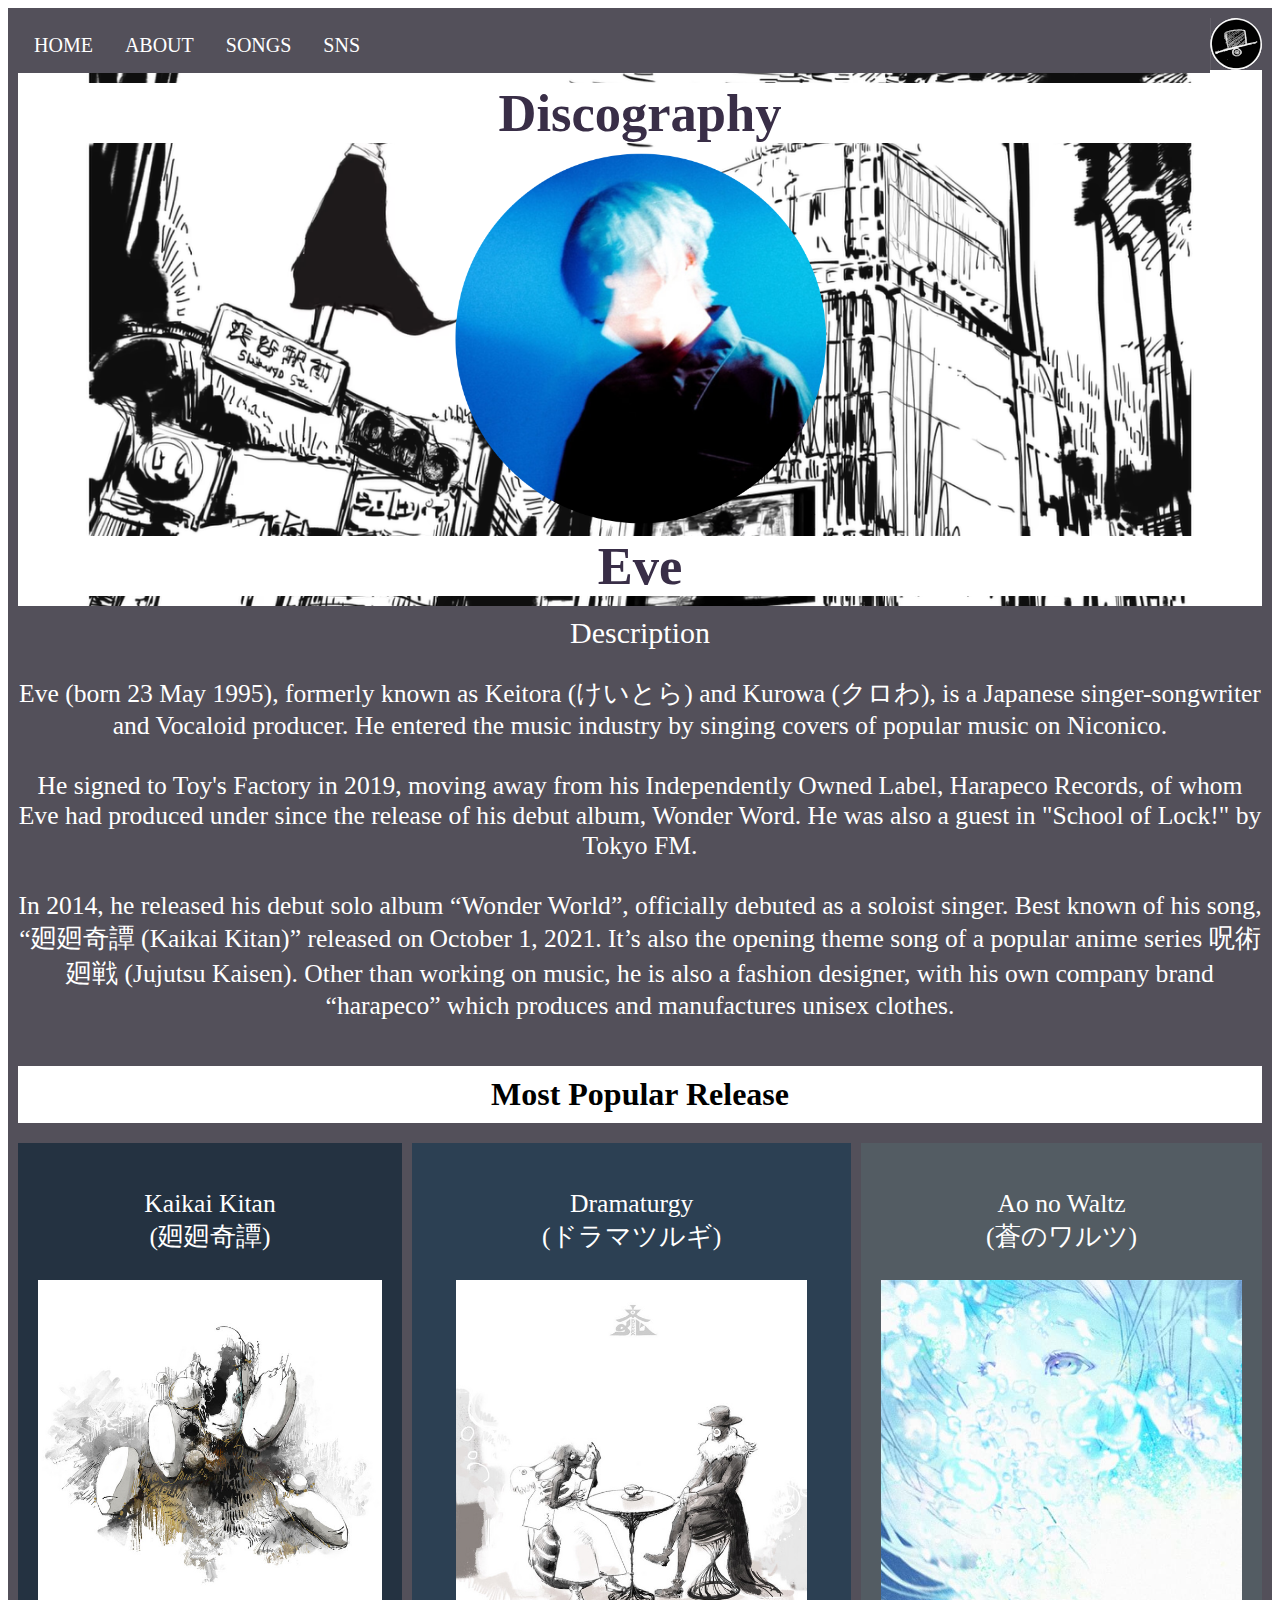
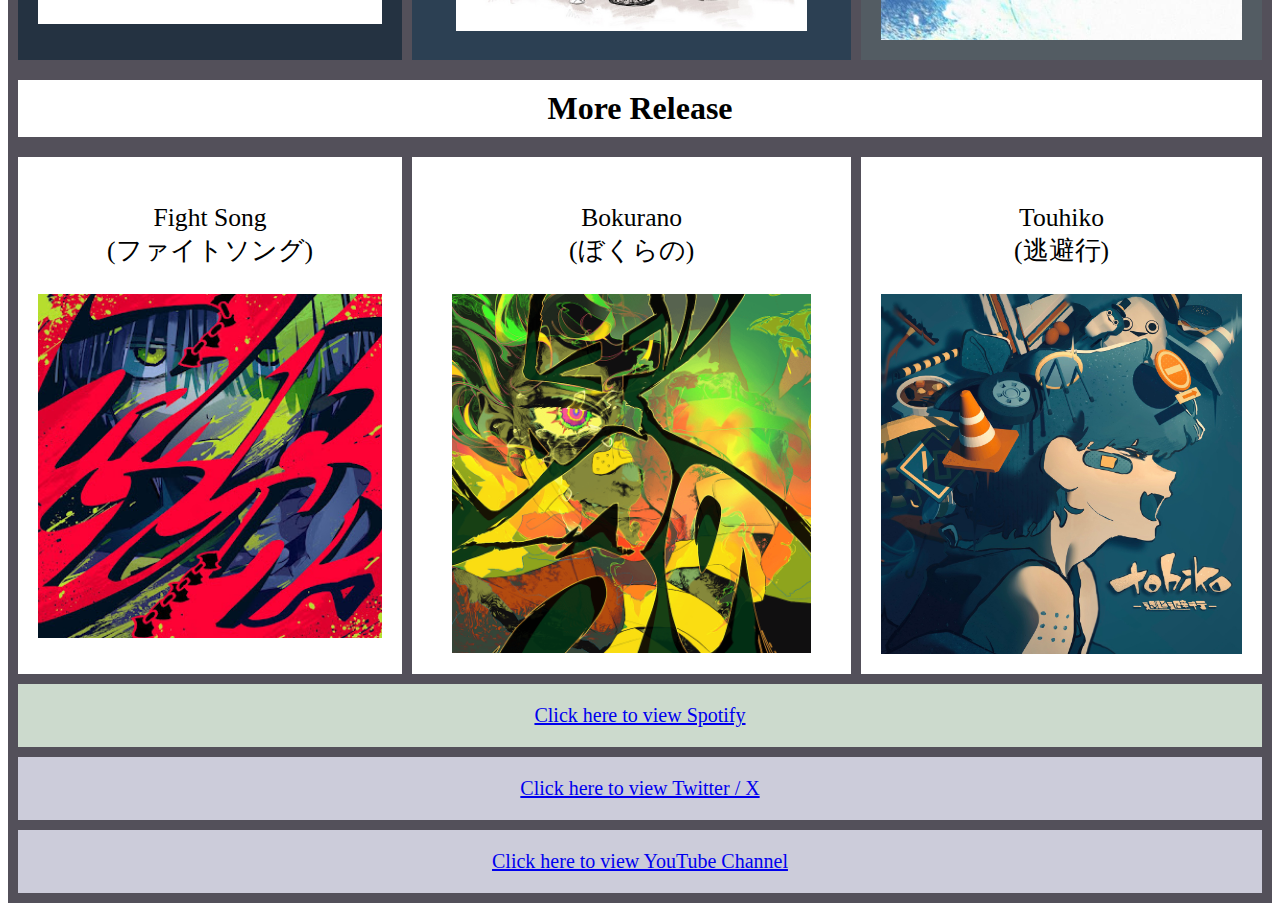
<file: index.html>
<html lang="en">
<head>
    <meta charset="UTF-8">
    <meta name="viewport" content="width=device-width, initial-scale=1.0">
    <title>Multiple Web Page Design</title>
    <link rel="stylesheet" href="style.css">
</head>
<body>
    <div class="grid-container">
    <div class="header">
        <img class="logo" src="evee logo.svg">
    <ul>
        <li><a href="home.html">HOME</a></li>
        <li><a href="about.html">ABOUT</a></li>
        <li><a href="songs.html">SONGS</a></li>
        <li><a href="sns.html">SNS</a></li>
    </ul>  
        <h2>Discography</h2>
        <img src="Eveee.png" style="max-width:30%;height: auto;">
        <h2>Eve</h2>
    </div>
   
    <div class="description">
        <h>Description</h>
        <p>Eve (born 23 May 1995), formerly known as Keitora (けいとら) and Kurowa (クロわ), is a Japanese singer-songwriter and Vocaloid producer. He entered the music industry by singing covers of popular music on Niconico.
        <br><br>He signed to Toy's Factory in 2019, moving away from his Independently Owned Label, Harapeco Records, of whom Eve had produced under since the release of his debut album, Wonder Word. He was also a guest in "School of Lock!" by Tokyo FM.
        <br><br>In 2014, he released his debut solo album “Wonder World”, officially debuted as a soloist singer.

        Best known of his song, “廻廻奇譚 (Kaikai Kitan)” released on October 1, 2021. It’s also the opening theme song of a popular anime series 呪術廻戦 (Jujutsu Kaisen).
        
        Other than working on music, he is also a fashion designer, with his own company brand “harapeco” which produces and manufactures unisex clothes.
        
        
    </p>
    </div>
    <div class="middle">
        <h1>Most Popular Release</h1>
    </div>
    <div class="nav">
        <p>Kaikai Kitan<br>(廻廻奇譚)</p>
       <img src="kaikitan.jpg" width="100%">
    </div>

    <div class="content">
        <p>Dramaturgy<br>(ドラマツルギ)</p>
        <img src="dramaturgy.jpg" width="88%">
    </div>
    <div class="content2">
        <p>Ao no Waltz<br>(蒼のワルツ)</p>
        <img src="ao no waltz.jpg" width="100%">
    </div>
    <div class="after">
        <h1>More Release</h1>
    </div>
    <div class="con">
        <p>Fight Song<br>(ファイトソング)</p>
        <img src="fight song.jpg" width="100%">
    </div>
    <div class="con2">
        <p>Bokurano<br>(ぼくらの)</p>
        <img src="bokurano.png" width="90%">
    </div>
    <div class="con3">
        <p>Touhiko<br>(逃避行)</p>
        <img src="touhiko.jpg" width="100%">
    </div>
    <div class="foot">
        <a href="https://open.spotify.com/artist/58oPVy7oihAEXE0Ott6JOf?si=9VVYxspTR9eQPOdFZSfBtQ">Click here to view Spotify</a>
        </div>
        <div class="foot2">
            <a href="https://twitter.com/oO0Eve0Oo">Click here to view Twitter / X</a>
            </div>    
    <div class="footer">
    <a href="https://www.youtube.com/@ooo0eve0ooo">Click here to view YouTube Channel</a>
    </div>
    
</div>
</file>
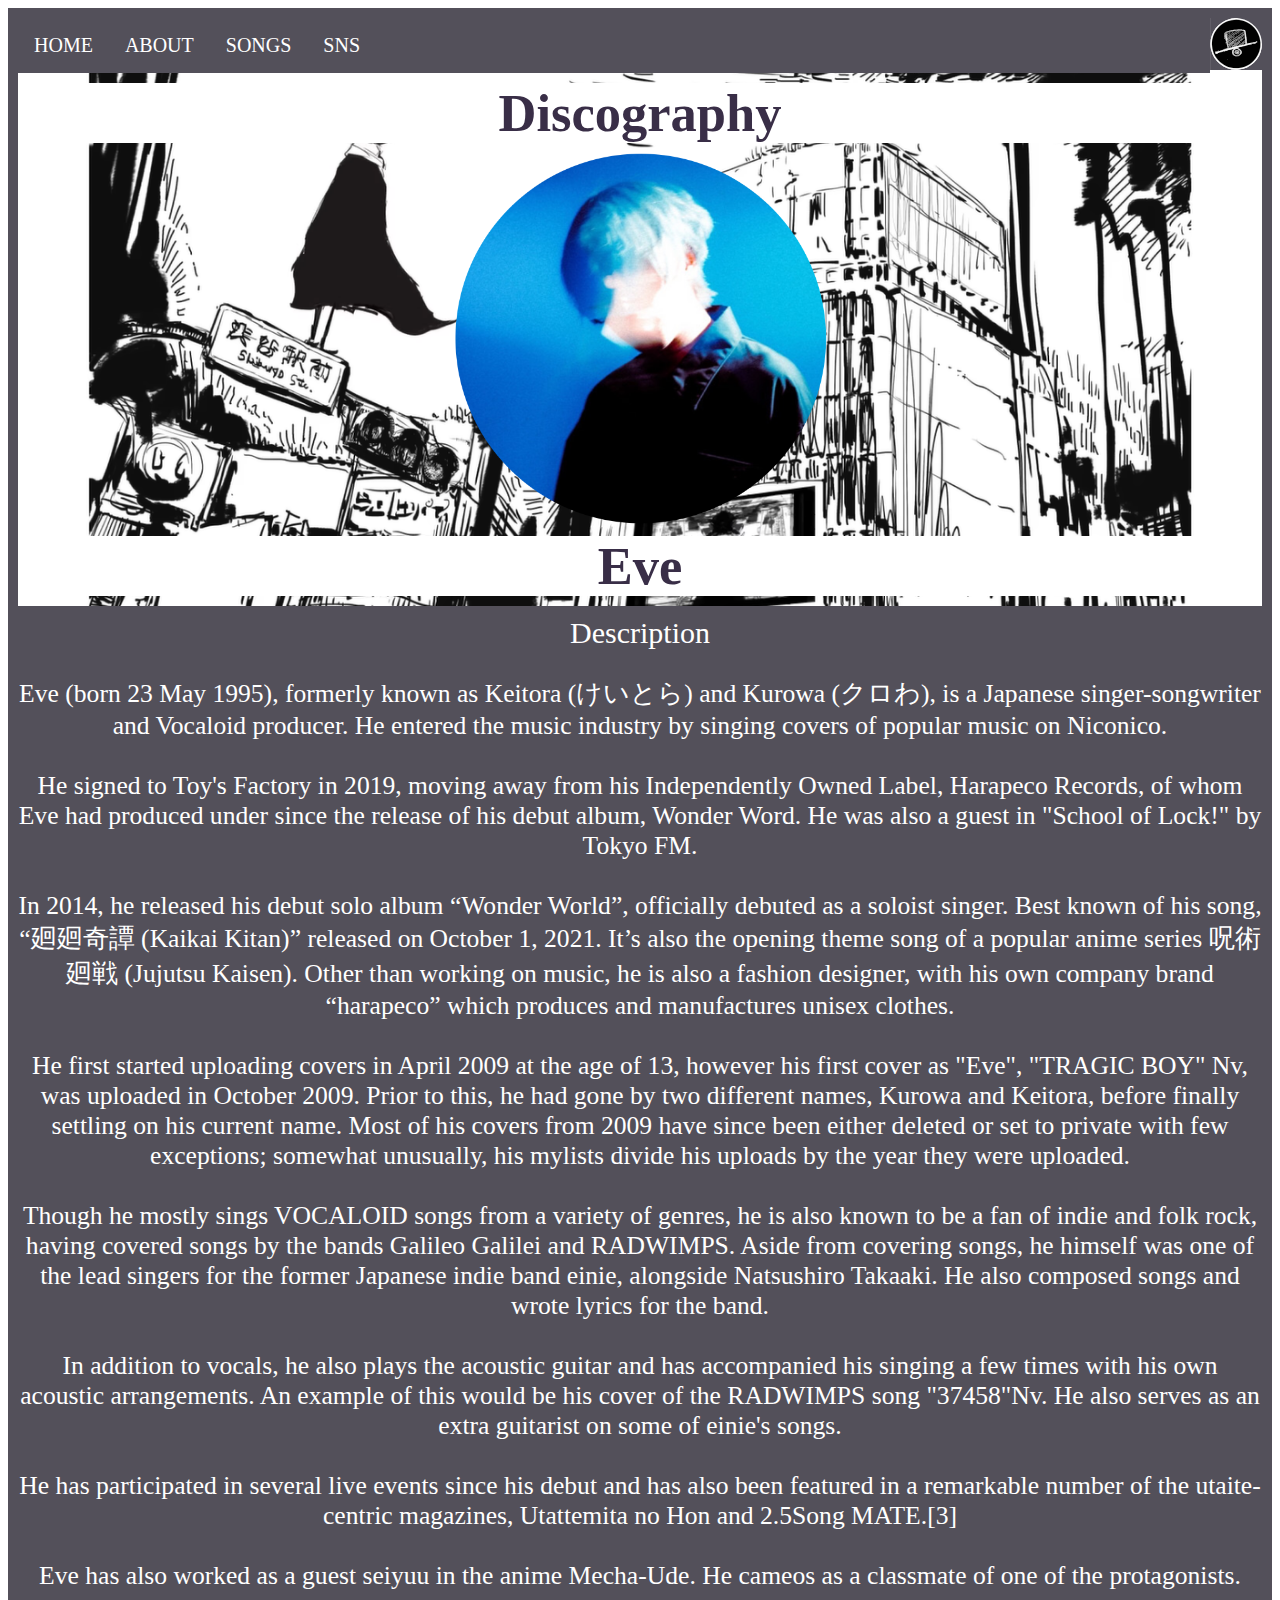
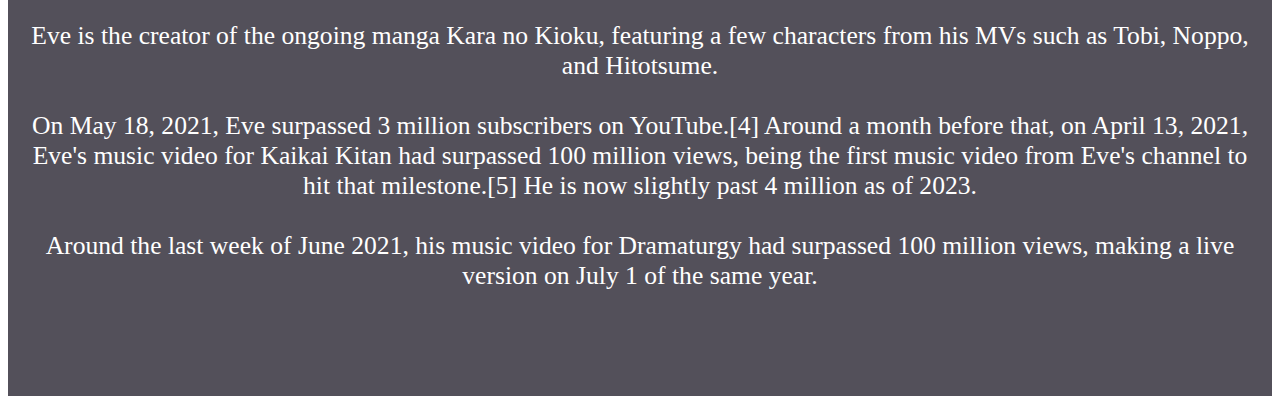
<file: about.html>
<html lang="en">
<head>
    <meta charset="UTF-8">
    <meta name="viewport" content="width=device-width, initial-scale=1.0">
    <title>Singe Web Page Design</title>
    <link rel="stylesheet" href="style.css">
</head>
<body>
    <div class="grid-container">
    <div class="header">
        <img class="logo" src="evee logo.svg">
       <ul>
        <li><a href="home.html">HOME</a></li>
        <li><a href="about.html">ABOUT</a></li>
        <li><a href="songs.html">SONGS</a></li>
        <li><a href="sns.html">SNS</a></li>
    </ul>  
        <h2>Discography</h2>
        <img src="Eveee.png" style="max-width:30%;height: auto;">
        <h2>Eve</h2>
    </div>
    <div class="description">
        <h>Description</h>
        <p>Eve (born 23 May 1995), formerly known as Keitora (けいとら) and Kurowa (クロわ), is a Japanese singer-songwriter and Vocaloid producer. He entered the music industry by singing covers of popular music on Niconico.
        <br><br>He signed to Toy's Factory in 2019, moving away from his Independently Owned Label, Harapeco Records, of whom Eve had produced under since the release of his debut album, Wonder Word. He was also a guest in "School of Lock!" by Tokyo FM.
        <br><br>In 2014, he released his debut solo album “Wonder World”, officially debuted as a soloist singer.

        Best known of his song, “廻廻奇譚 (Kaikai Kitan)” released on October 1, 2021. It’s also the opening theme song of a popular anime series 呪術廻戦 (Jujutsu Kaisen).
        
        Other than working on music, he is also a fashion designer, with his own company brand “harapeco” which produces and manufactures unisex clothes.
        <br><br>He first started uploading covers in April 2009 at the age of 13, however his first cover as "Eve", "TRAGIC BOY" Nv, was uploaded in October 2009. Prior to this, he had gone by two different names, Kurowa and Keitora, before finally settling on his current name. Most of his covers from 2009 have since been either deleted or set to private with few exceptions; somewhat unusually, his mylists divide his uploads by the year they were uploaded.

        <br><br>Though he mostly sings VOCALOID songs from a variety of genres, he is also known to be a fan of indie and folk rock, having covered songs by the bands Galileo Galilei and RADWIMPS. Aside from covering songs, he himself was one of the lead singers for the former Japanese indie band einie, alongside Natsushiro Takaaki. He also composed songs and wrote lyrics for the band.

        <br><br>In addition to vocals, he also plays the acoustic guitar and has accompanied his singing a few times with his own acoustic arrangements. An example of this would be his cover of the RADWIMPS song "37458"Nv. He also serves as an extra guitarist on some of einie's songs.

        <br><br>He has participated in several live events since his debut and has also been featured in a remarkable number of the utaite-centric magazines, Utattemita no Hon and 2.5Song MATE.[3]

        <br><br>Eve has also worked as a guest seiyuu in the anime Mecha-Ude. He cameos as a classmate of one of the protagonists.

        <br><br>Eve is the creator of the ongoing manga Kara no Kioku, featuring a few characters from his MVs such as Tobi, Noppo, and Hitotsume.

        <br><br>On May 18, 2021, Eve surpassed 3 million subscribers on YouTube.[4] Around a month before that, on April 13, 2021, Eve's music video for Kaikai Kitan had surpassed 100 million views, being the first music video from Eve's channel to hit that milestone.[5] He is now slightly past 4 million as of 2023.

        <br><br>Around the last week of June 2021, his music video for Dramaturgy had surpassed 100 million views, making a live version on July 1 of the same year.
        
    </p>
    </div>
</file>
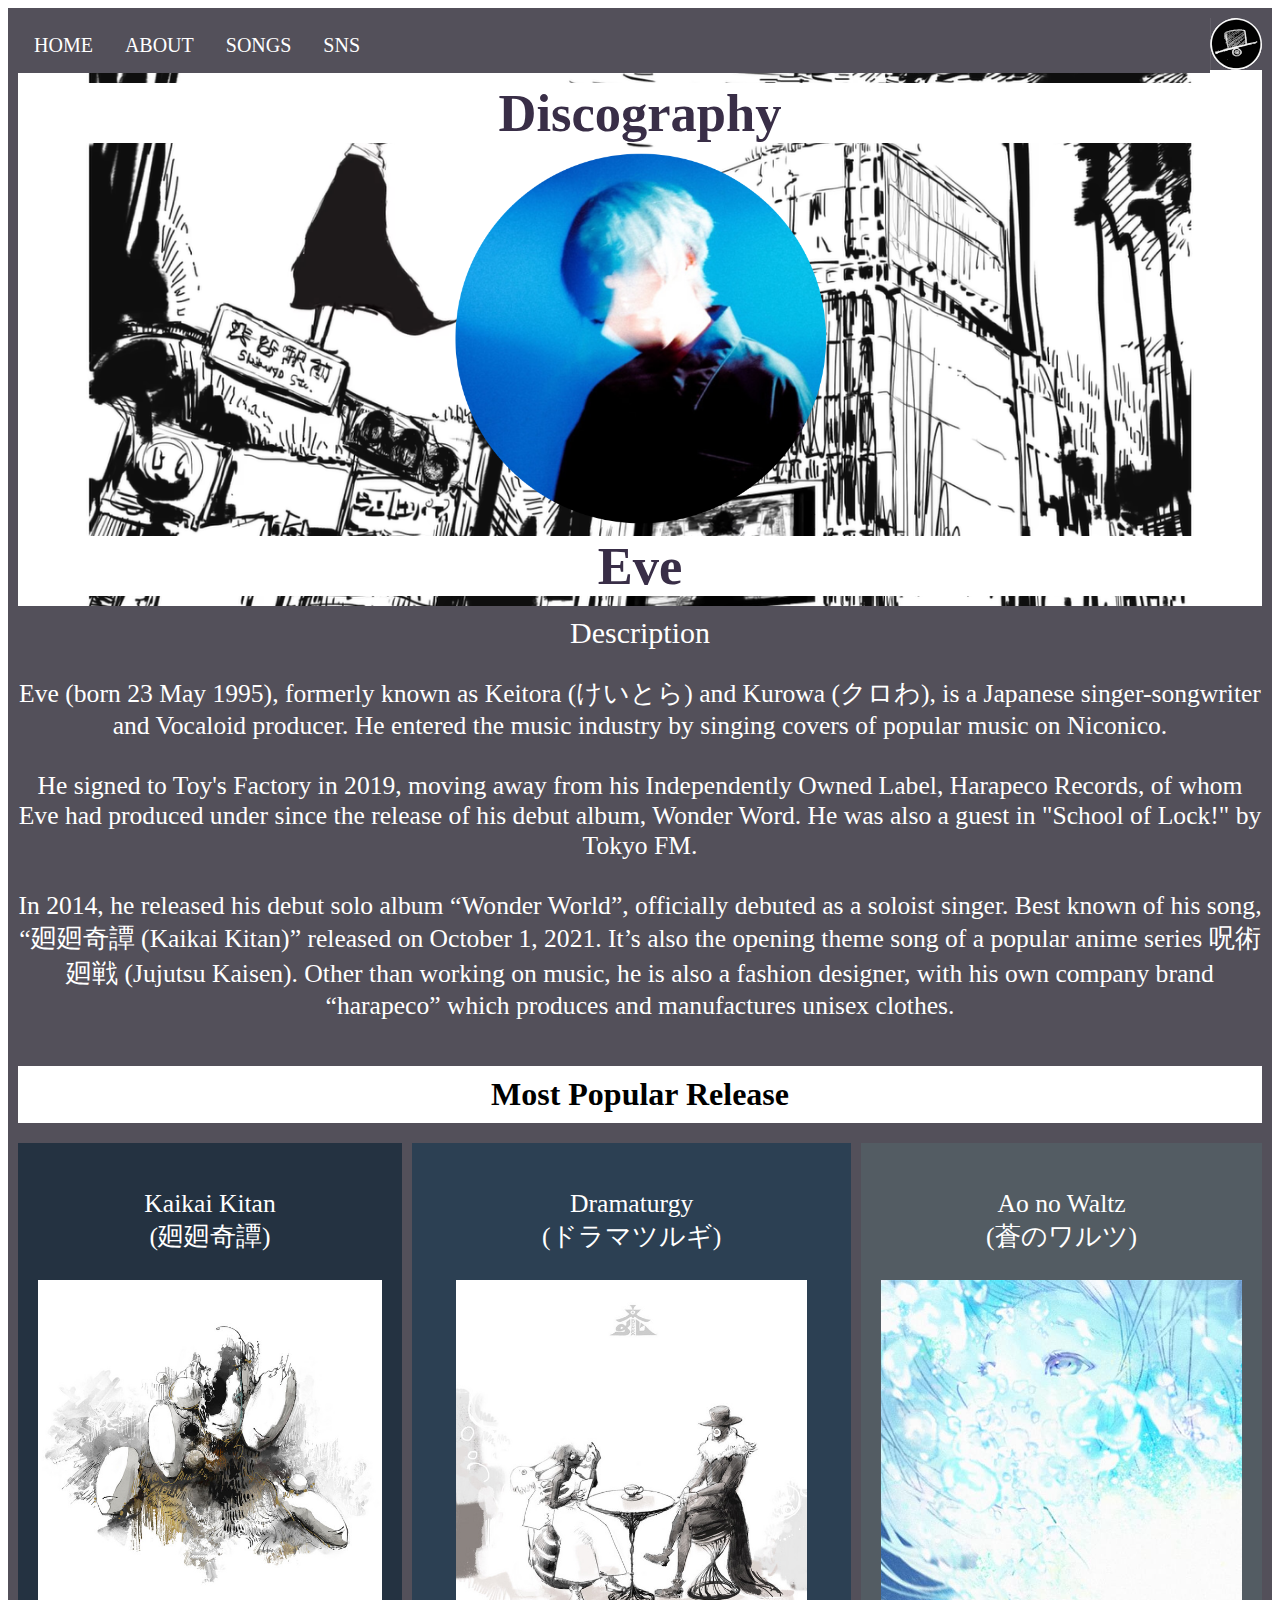
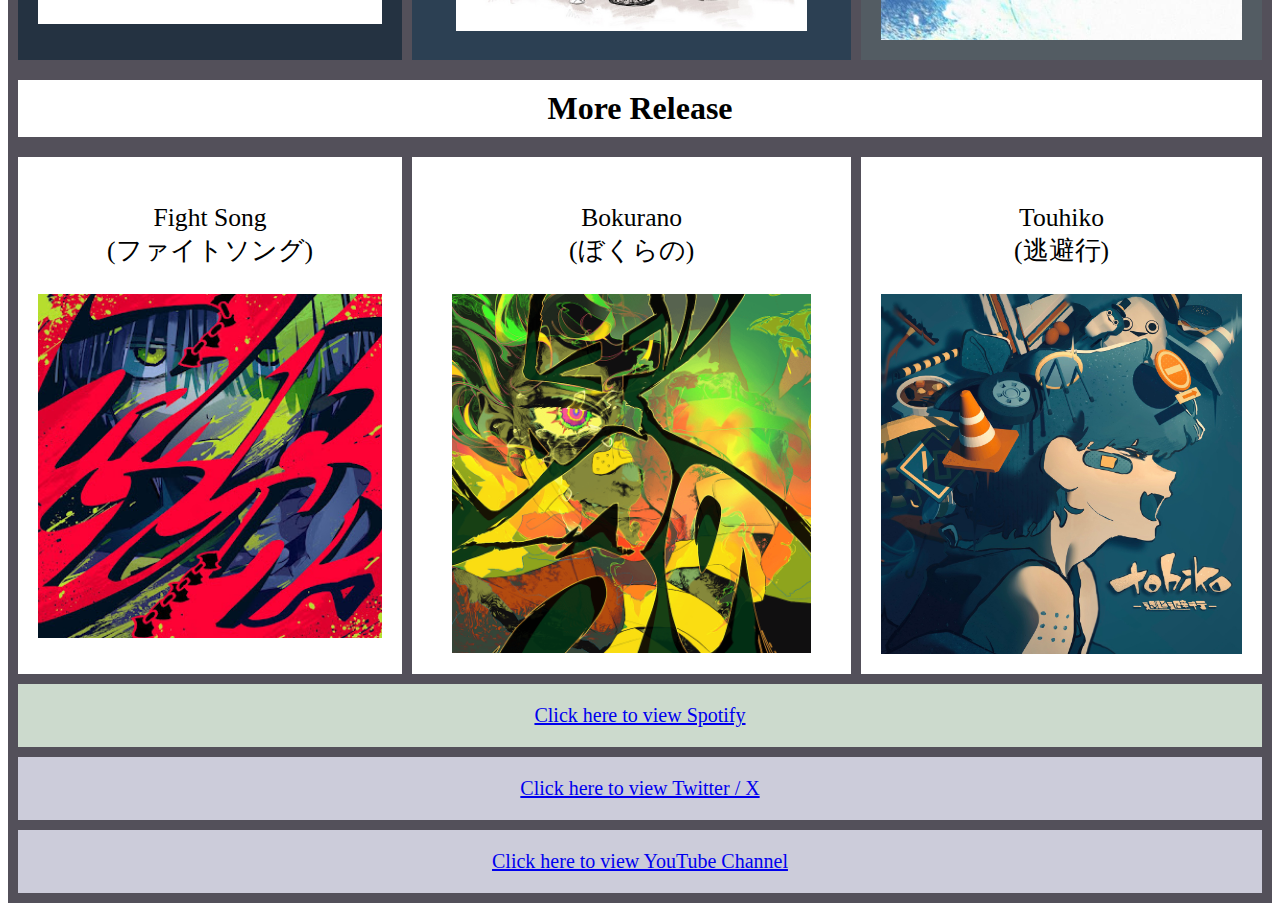
<file: home.html>
<html lang="en">
<head>
    <meta charset="UTF-8">
    <meta name="viewport" content="width=device-width, initial-scale=1.0">
    <title>Singe Web Page Design</title>
    <link rel="stylesheet" href="style.css">
</head>
<body>
    <div class="grid-container">
    <div class="header">
        <img class="logo" src="evee logo.svg">
    <ul>
        <li><a href="home.html">HOME</a></li>
        <li><a href="about.html">ABOUT</a></li>
        <li><a href="songs.html">SONGS</a></li>
        <li><a href="sns.html">SNS</a></li>
    </ul>  
        <h2>Discography</h2>
        <img src="Eveee.png" style="max-width:30%;height: auto;">
        <h2>Eve</h2>
    </div>
   
    <div class="description">
        <h>Description</h>
        <p>Eve (born 23 May 1995), formerly known as Keitora (けいとら) and Kurowa (クロわ), is a Japanese singer-songwriter and Vocaloid producer. He entered the music industry by singing covers of popular music on Niconico.
        <br><br>He signed to Toy's Factory in 2019, moving away from his Independently Owned Label, Harapeco Records, of whom Eve had produced under since the release of his debut album, Wonder Word. He was also a guest in "School of Lock!" by Tokyo FM.
        <br><br>In 2014, he released his debut solo album “Wonder World”, officially debuted as a soloist singer.

        Best known of his song, “廻廻奇譚 (Kaikai Kitan)” released on October 1, 2021. It’s also the opening theme song of a popular anime series 呪術廻戦 (Jujutsu Kaisen).
        
        Other than working on music, he is also a fashion designer, with his own company brand “harapeco” which produces and manufactures unisex clothes.
        
        
    </p>
    </div>
    <div class="middle">
        <h1>Most Popular Release</h1>
    </div>
    <div class="nav">
        <p>Kaikai Kitan<br>(廻廻奇譚)</p>
       <img src="kaikitan.jpg" width="100%">
    </div>

    <div class="content">
        <p>Dramaturgy<br>(ドラマツルギ)</p>
        <img src="dramaturgy.jpg" width="88%">
    </div>
    <div class="content2">
        <p>Ao no Waltz<br>(蒼のワルツ)</p>
        <img src="ao no waltz.jpg" width="100%">
    </div>
    <div class="after">
        <h1>More Release</h1>
    </div>
    <div class="con">
        <p>Fight Song<br>(ファイトソング)</p>
        <img src="fight song.jpg" width="100%">
    </div>
    <div class="con2">
        <p>Bokurano<br>(ぼくらの)</p>
        <img src="bokurano.png" width="90%">
    </div>
    <div class="con3">
        <p>Touhiko<br>(逃避行)</p>
        <img src="touhiko.jpg" width="100%">
    </div>
    <div class="foot">
        <a href="https://open.spotify.com/artist/58oPVy7oihAEXE0Ott6JOf?si=9VVYxspTR9eQPOdFZSfBtQ">Click here to view Spotify</a>
        </div>
        <div class="foot2">
            <a href="https://twitter.com/oO0Eve0Oo">Click here to view Twitter / X</a>
            </div>    
    <div class="footer">
    <a href="https://www.youtube.com/@ooo0eve0ooo">Click here to view YouTube Channel</a>
    </div>
    
</div>
</file>
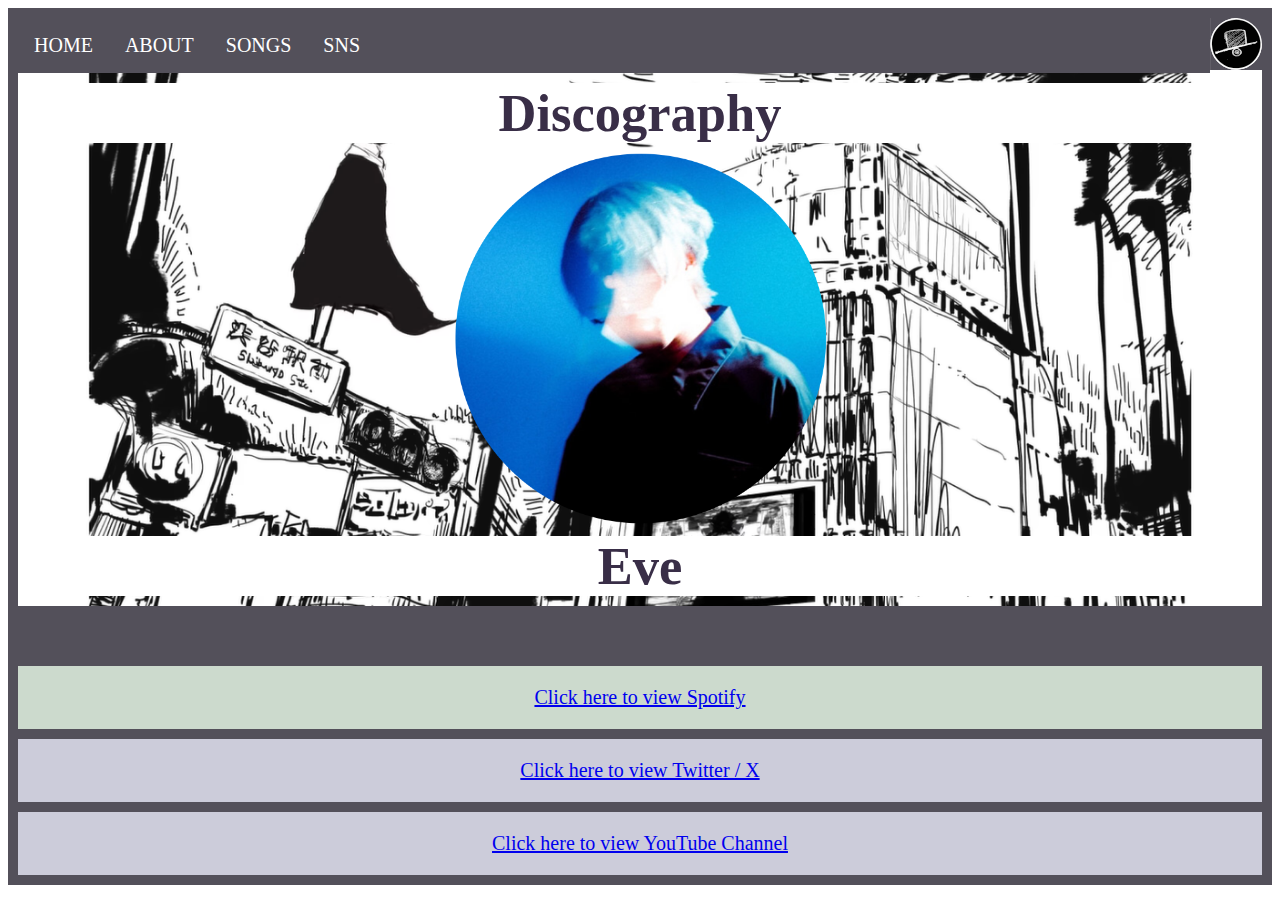
<file: sns.html>
<html lang="en">
<head>
    <meta charset="UTF-8">
    <meta name="viewport" content="width=device-width, initial-scale=1.0">
    <title>Singe Web Page Design</title>
    <link rel="stylesheet" href="style.css">
</head>
<body>
    <div class="grid-container">
    <div class="header">
        <img class="logo" src="evee logo.svg">
    <ul>
        <li><a href="home.html">HOME</a></li>
        <li><a href="about.html">ABOUT</a></li>
        <li><a href="songs.html">SONGS</a></li>
        <li><a href="sns.html">SNS</a></li>
    </ul>  
        <h2>Discography</h2>
        <img src="Eveee.png" style="max-width:30%;height: auto;">
        <h2>Eve</h2>
    </div>
      <div class="foot">
        <a href="https://open.spotify.com/artist/58oPVy7oihAEXE0Ott6JOf?si=9VVYxspTR9eQPOdFZSfBtQ">Click here to view Spotify</a>
        </div>
        <div class="foot2">
            <a href="https://twitter.com/oO0Eve0Oo">Click here to view Twitter / X</a>
            </div>    
    <div class="footer">
    <a href="https://www.youtube.com/@ooo0eve0ooo">Click here to view YouTube Channel</a>
    </div>
</file>
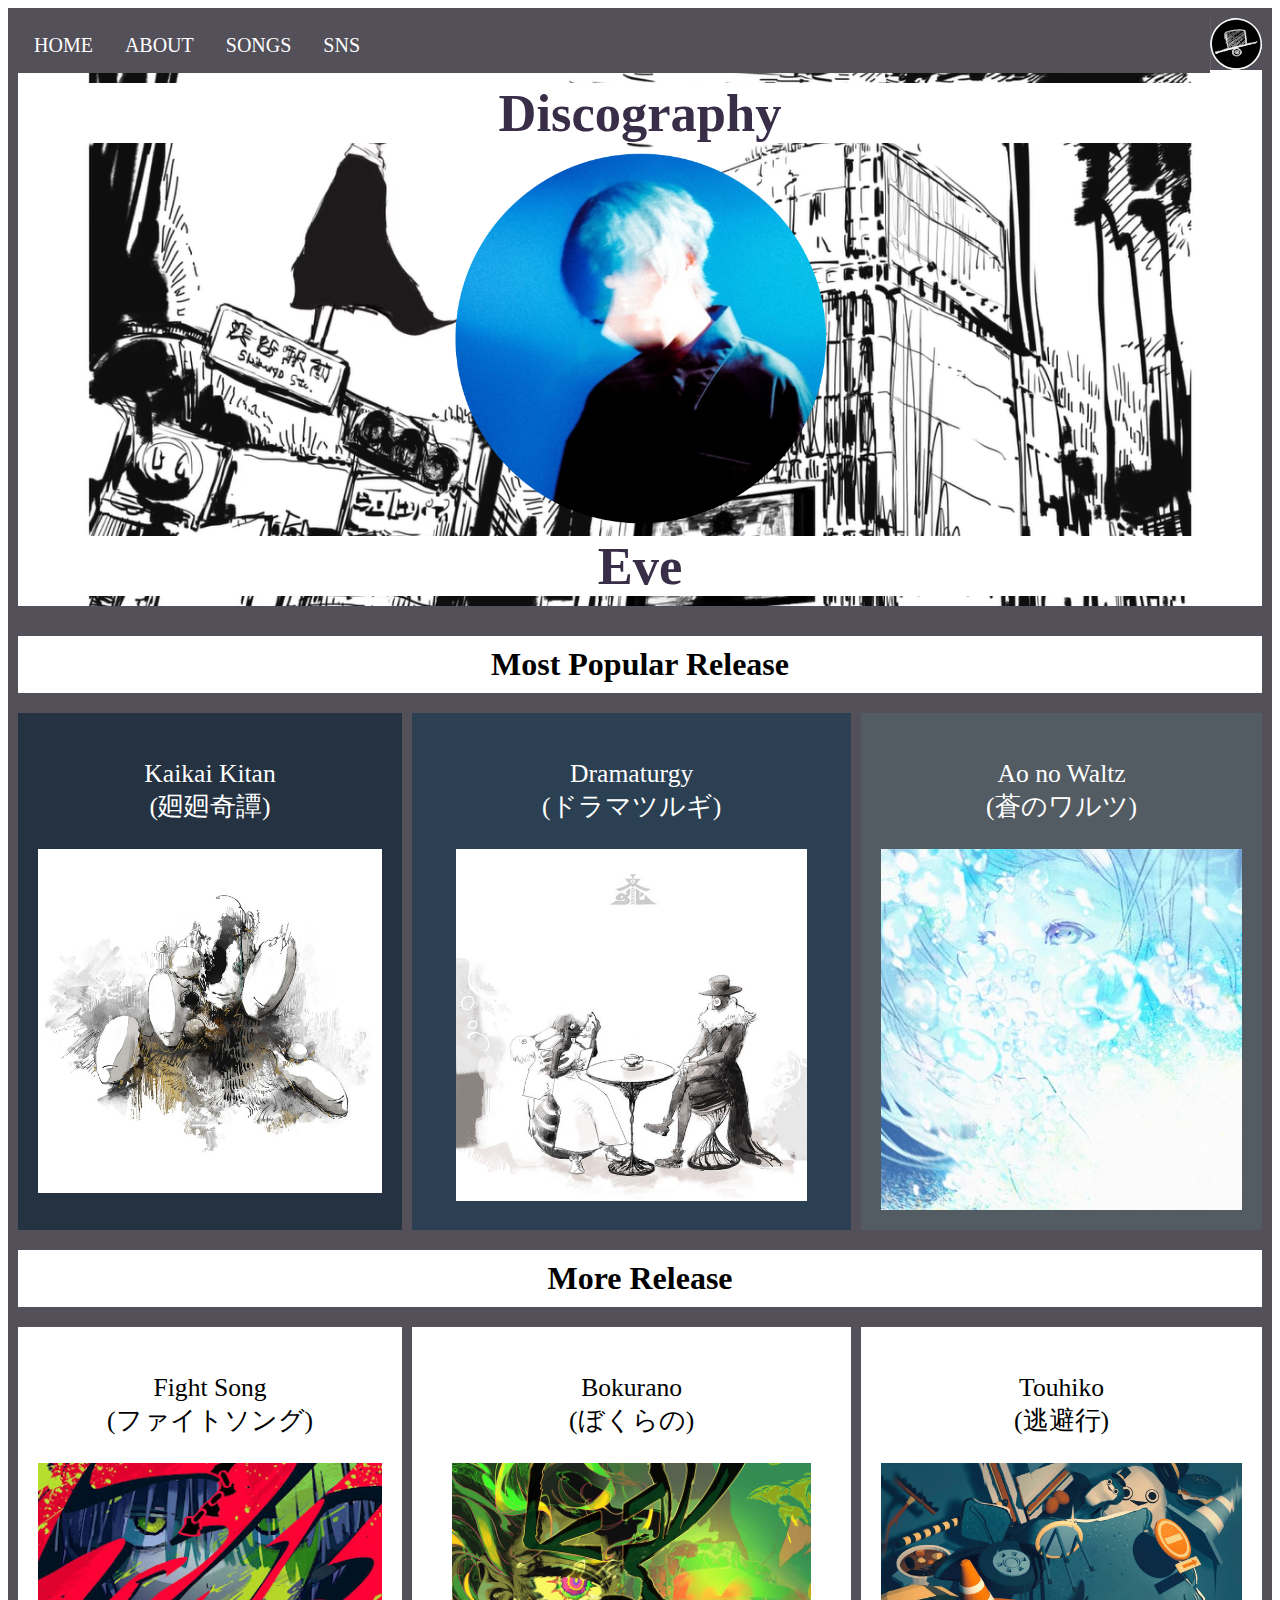
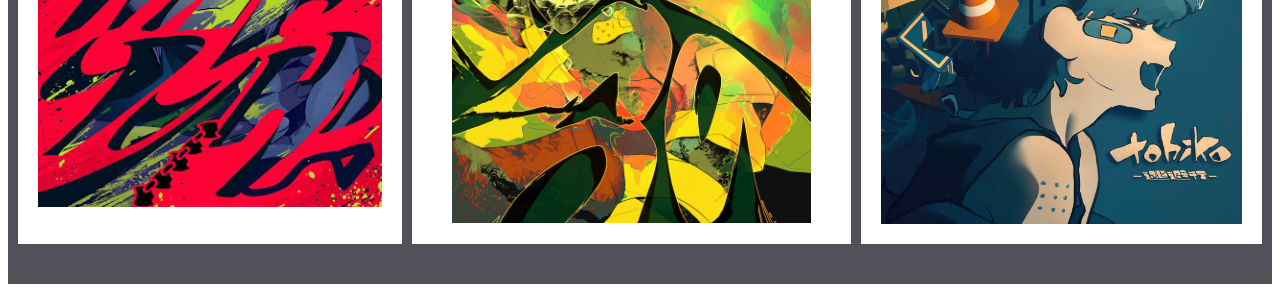
<file: songs.html>
<html lang="en">
<head>
    <meta charset="UTF-8">
    <meta name="viewport" content="width=device-width, initial-scale=1.0">
    <title>Singe Web Page Design</title>
    <link rel="stylesheet" href="style.css">
</head>
<body>
    <div class="grid-container">
    <div class="header">
        <img class="logo" src="evee logo.svg">
    <ul>
        <li><a href="home.html">HOME</a></li>
        <li><a href="about.html">ABOUT</a></li>
        <li><a href="songs.html">SONGS</a></li>
        <li><a href="sns.html">SNS</a></li>
    </ul>  
        <h2>Discography</h2>
        <img src="Eveee.png" style="max-width:30%;height: auto;">
        <h2>Eve</h2>
    </div>
    <div class="middle">
        <h1>Most Popular Release</h1>
    </div>
    <div class="nav">
        <p>Kaikai Kitan<br>(廻廻奇譚)</p>
       <img src="kaikitan.jpg" width="100%">
    </div>

    <div class="content">
        <p>Dramaturgy<br>(ドラマツルギ)</p>
        <img src="dramaturgy.jpg" width="88%">
    </div>
    <div class="content2">
        <p>Ao no Waltz<br>(蒼のワルツ)</p>
        <img src="ao no waltz.jpg" width="100%">
    </div>
    <div class="after">
        <h1>More Release</h1>
    </div>
    <div class="con">
        <p>Fight Song<br>(ファイトソング)</p>
        <img src="fight song.jpg" width="100%">
    </div>
    <div class="con2">
        <p>Bokurano<br>(ぼくらの)</p>
        <img src="bokurano.png" width="90%">
    </div>
    <div class="con3">
        <p>Touhiko<br>(逃避行)</p>
        <img src="touhiko.jpg" width="100%">
    </div>
</file>
<file: style.css>
* {
    box-sizing: border-box; 
}
.home {
    background-color: black;
}
.logo {
    width: 4.05vw;
    float: right;
}
ul {
    list-style: none;
    margin: 0;
    padding: 0;
    overflow: hidden;
    background-color: rgb(83, 80, 90);
    opacity: 30px;
    text-align: center;
}
li {
    float: left;
    text-align: center;
}
li a {
    display: block;
    text-align: center;
    color: rgb(255, 255, 255);
    padding: 16px;
    text-decoration: none;
}
.grid-container {
    display: grid;
    grid-template-areas: 
    'header header header header header header'
    'des des des des des des'
    'title title title title title title'
    'nav nav content content content2 content2'
    'mor mor mor mor mor mor'
    'con con con2 con2 con3 con3'
    'fot fot fot fot fot fot'
    'foot foot foot foot foot foot'
    'footer footer footer footer footer footer';
    gap: 10px;
    background-color: rgb(83, 80, 90);
    padding: 10px;
}
.header {
    background-image: url(./Background.png);
    background-size: cover;
    background-color: aliceblue;
    
    text-align: center;
    font-size: 35px;
    color: rgb(57, 46, 71);
    grid-area: header;
}
h {
    padding: 10px;
    font-size: 30px;
}
p {
    font-size: 2vw;
}
.description {
    grid-area: des;
    text-align: center;
    color: white;
}
.middle {
    grid-area: title;
    text-align: center;
}
h1 {
    text-align: center;
    margin-top: 10px;
    margin-bottom: 10px;
    background-color: white;
    padding: 10px;
}
h2 {
    margin-top: 10px;
    margin-bottom: 10px;
    background-color: white;
    
}
.nav {
    color: white;
    padding: 20px;
    background-color: rgb(36, 50, 65);
    grid-area: nav;
    text-align: center;
    width: 100%;
}
.nav ul {
    list-style-type: none;
}
.content {
    color: white;
    width: 100%;
    padding: 20px;
    background-color: rgb(44, 64, 83);
    grid-area: content;
    text-align: center;
}
.content2 {
    color: white;
    width: 100%;
    padding: 20px;
    background-color: rgb(83, 92, 99);
    grid-area: content2;
    text-align: center;
}
.after {
    grid-area: mor;
    text-align: center;
}
.con {
    color: rgb(0, 0, 0);
    padding: 20px;
    background-color: rgb(255, 255, 255);
    grid-area: con;
    text-align: center;
    width: 100%;
}
.con2 {
    color: rgb(0, 0, 0);
    padding: 20px;
    background-color: rgb(255, 255, 255);
    grid-area: con2;
    text-align: center;
    width: 100%;
}
.con3 {
    color: rgb(0, 0, 0);
    padding: 20px;
    background-color: rgb(255, 255, 255);
    grid-area: con3;
    text-align: center;
    width: 100%;
}
.foot {
    background-color: rgb(204, 218, 205);
    padding: 20px;
    text-align: center;
    color: azure;
    grid-area: fot; 
}
.foot2 {
    background-color: rgb(204, 204, 218);
    padding: 20px;
    text-align: center;
    color: azure;
    grid-area: foot; 
}
.footer {
    background-color: rgb(204, 204, 218);
    padding: 20px;
    text-align: center;
    color: azure;
    grid-area: footer;
}

a:hover {
    background-color: rgb(13, 13, 44);
    color: rgb(255, 255, 255);
    padding: 15px;
}

a {
    font-size: 20px;
}
@media (max-width: 800px) {
    .grid-container  {
      grid-template-areas: 
      'header header header header header header'
      'des des des des des des'
      'title title title title title title'
      'nav nav nav nav nav nav'
      'content content content content content content'
      'content2 content2 content2 content2 content2 content2'
      'mor mor mor mor mor mor'
      'con con con con con con'
      'con2 con2 con2 con2 con2 con2'
      'con3 con3 con3 con3 con3 con3'
      'fot fot fot fot fot fot'
      'foot foot foot foot foot foot'
      'footer footer footer footer footer footer';
    }
  }
</file>
